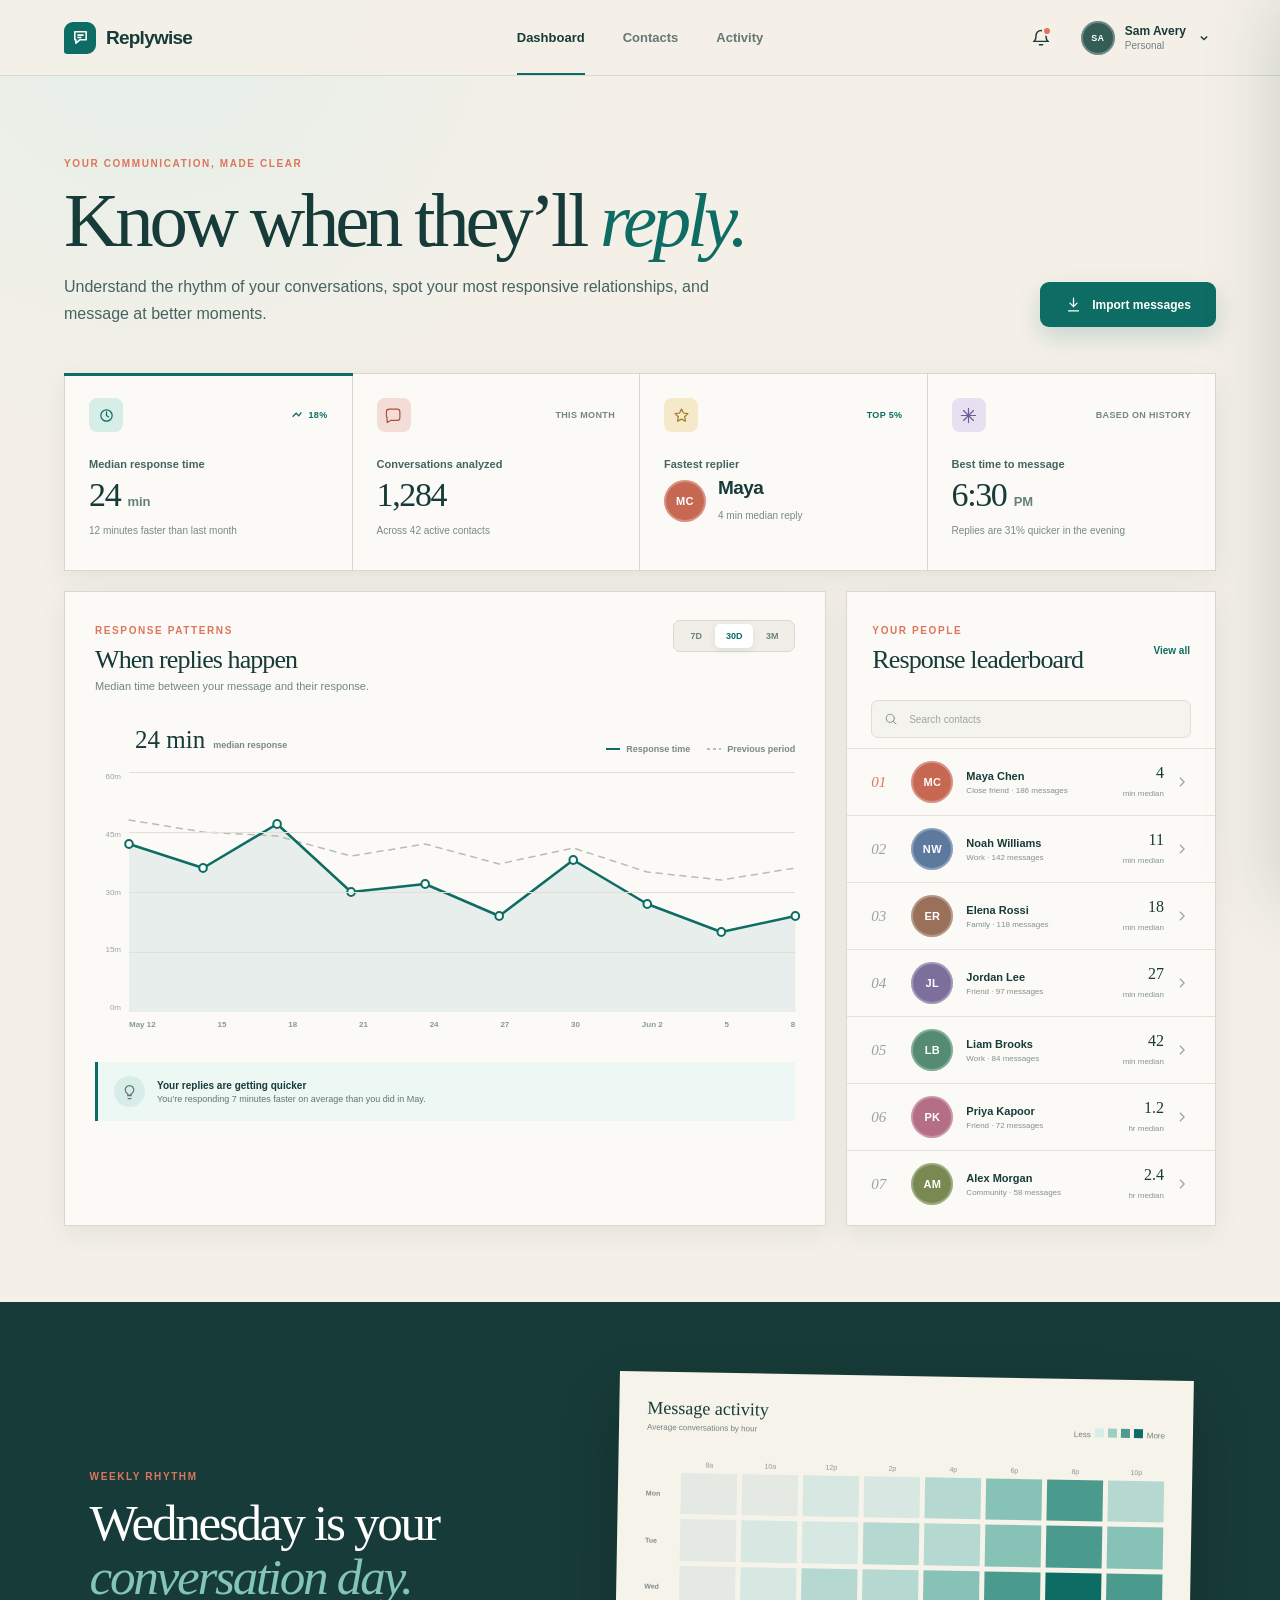
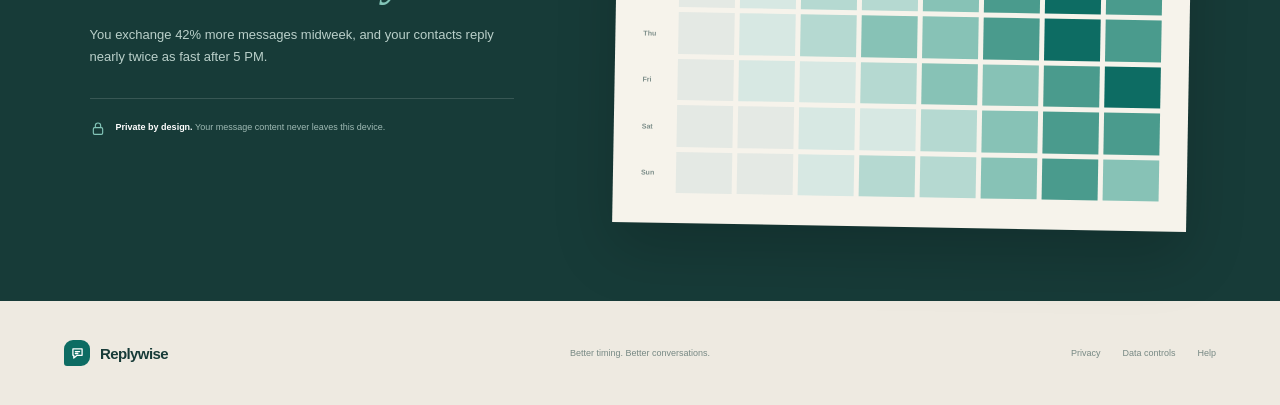
<file: index.html>
<!doctype html>
<html lang="en">
  <head>
    <meta charset="UTF-8" />
    <meta name="viewport" content="width=device-width, initial-scale=1.0" />
    <meta
      name="description"
      content="Replywise helps you understand how quickly the people you message get back to you."
    />
    <title>Replywise — Response time insights</title>
    <link rel="stylesheet" href="styles.css" />
    <script src="app.js" defer></script>
  </head>
  <body>
    <div class="page-shell">
      <header class="site-header">
        <a class="brand" href="#" aria-label="Replywise home">
          <span class="brand-mark" aria-hidden="true">
            <svg viewBox="0 0 24 24" role="img">
              <path d="M5.5 5.5h13v9h-7l-4.75 4v-4H5.5z" />
              <path d="M9 9.25h6M9 12h3.5" />
            </svg>
          </span>
          <span>Replywise</span>
        </a>

        <nav class="top-nav" aria-label="Primary navigation">
          <a class="active" href="#dashboard">Dashboard</a>
          <a href="#contacts">Contacts</a>
          <a href="#activity">Activity</a>
        </nav>

        <div class="header-actions">
          <button class="icon-button" type="button" aria-label="Notifications" id="notificationButton">
            <svg viewBox="0 0 24 24" aria-hidden="true">
              <path d="M18 9a6 6 0 0 0-12 0c0 7-3 7-3 7h18s-3 0-3-7" />
              <path d="M10 20h4" />
            </svg>
            <span class="notification-dot"></span>
          </button>
          <button class="profile-button" type="button" id="profileButton" aria-label="Open profile menu">
            <span class="avatar avatar-photo avatar-sam" aria-hidden="true">SA</span>
            <span class="profile-copy">
              <strong>Sam Avery</strong>
              <small>Personal</small>
            </span>
            <svg viewBox="0 0 20 20" aria-hidden="true">
              <path d="m6 8 4 4 4-4" />
            </svg>
          </button>
        </div>
      </header>

      <main id="dashboard">
        <section class="hero">
          <div class="eyebrow">YOUR COMMUNICATION, MADE CLEAR</div>
          <div class="hero-row">
            <div>
              <h1>Know when they’ll <em>reply.</em></h1>
              <p>
                Understand the rhythm of your conversations, spot your most responsive
                relationships, and message at better moments.
              </p>
            </div>
            <button class="primary-button" type="button" id="openImport">
              <svg viewBox="0 0 24 24" aria-hidden="true">
                <path d="M12 3v12M7 10l5 5 5-5M5 21h14" />
              </svg>
              Import messages
            </button>
          </div>
        </section>

        <section class="stats-grid" aria-label="Summary statistics">
          <article class="stat-card stat-card-featured">
            <div class="stat-topline">
              <span class="stat-icon">
                <svg viewBox="0 0 24 24" aria-hidden="true">
                  <circle cx="12" cy="12" r="8" />
                  <path d="M12 7v5l3 2" />
                </svg>
              </span>
              <span class="trend trend-good">
                <svg viewBox="0 0 16 16" aria-hidden="true"><path d="m3 10 4-4 3 3 3-4" /></svg>
                18%
              </span>
            </div>
            <p>Median response time</p>
            <h2 id="medianStat">24 <span>min</span></h2>
            <small>12 minutes faster than last month</small>
          </article>

          <article class="stat-card">
            <div class="stat-topline">
              <span class="stat-icon stat-icon-coral">
                <svg viewBox="0 0 24 24" aria-hidden="true">
                  <path d="M21 15a4 4 0 0 1-4 4H8l-5 3v-7a4 4 0 0 1-1-2.5V7a4 4 0 0 1 4-4h11a4 4 0 0 1 4 4z" />
                </svg>
              </span>
              <span class="trend">This month</span>
            </div>
            <p>Conversations analyzed</p>
            <h2 id="conversationStat">1,284</h2>
            <small>Across 42 active contacts</small>
          </article>

          <article class="stat-card">
            <div class="stat-topline">
              <span class="stat-icon stat-icon-gold">
                <svg viewBox="0 0 24 24" aria-hidden="true">
                  <path d="M12 3 9.25 8.5 3 9.4l4.5 4.4-1.06 6.2L12 17.1l5.56 2.9-1.06-6.2L21 9.4l-6.25-.9z" />
                </svg>
              </span>
              <span class="trend trend-good">Top 5%</span>
            </div>
            <p>Fastest replier</p>
            <div class="person-stat">
              <span class="avatar avatar-maya">MC</span>
              <div>
                <h2>Maya</h2>
                <small>4 min median reply</small>
              </div>
            </div>
          </article>

          <article class="stat-card">
            <div class="stat-topline">
              <span class="stat-icon stat-icon-lilac">
                <svg viewBox="0 0 24 24" aria-hidden="true">
                  <path d="M12 2v20M2 12h20" />
                  <path d="M5 5l14 14M19 5 5 19" />
                </svg>
              </span>
              <span class="trend">Based on history</span>
            </div>
            <p>Best time to message</p>
            <h2>6:30 <span>PM</span></h2>
            <small>Replies are 31% quicker in the evening</small>
          </article>
        </section>

        <section class="dashboard-grid">
          <article class="panel chart-panel" id="activity">
            <div class="panel-header">
              <div>
                <span class="section-kicker">RESPONSE PATTERNS</span>
                <h2>When replies happen</h2>
                <p>Median time between your message and their response.</p>
              </div>
              <div class="segmented-control" aria-label="Chart period" id="periodControl">
                <button type="button" data-period="7" aria-pressed="false">7D</button>
                <button class="active" type="button" data-period="30" aria-pressed="true">30D</button>
                <button type="button" data-period="90" aria-pressed="false">3M</button>
              </div>
            </div>

            <div class="chart-summary">
              <div>
                <strong id="chartMedian">24 min</strong>
                <span>median response</span>
              </div>
              <div class="legend">
                <span><i class="legend-mark legend-primary"></i> Response time</span>
                <span><i class="legend-mark legend-baseline"></i> Previous period</span>
              </div>
            </div>

            <div class="chart-wrap">
              <div class="y-axis" aria-hidden="true">
                <span>60m</span>
                <span>45m</span>
                <span>30m</span>
                <span>15m</span>
                <span>0m</span>
              </div>
              <div class="chart-plot" id="responseChart" role="img" aria-label="Response time by day">
                <div class="grid-line grid-1"></div>
                <div class="grid-line grid-2"></div>
                <div class="grid-line grid-3"></div>
                <div class="grid-line grid-4"></div>
                <svg class="line-chart" viewBox="0 0 700 240" preserveAspectRatio="none" aria-hidden="true">
                  <path class="area-path" id="areaPath" d="" />
                  <path class="baseline-path" id="baselinePath" d="" />
                  <path class="data-path" id="dataPath" d="" />
                  <g id="dataPoints"></g>
                </svg>
                <div class="chart-labels" id="chartLabels"></div>
                <div class="chart-tooltip" id="chartTooltip" hidden></div>
              </div>
            </div>

            <div class="insight-strip">
              <span class="insight-icon">
                <svg viewBox="0 0 24 24" aria-hidden="true">
                  <path d="M9 18h6M10 22h4M8.5 14.5A6 6 0 1 1 15.5 14.5C14.5 15.3 14 16.1 14 17h-4c0-.9-.5-1.7-1.5-2.5Z" />
                </svg>
              </span>
              <div>
                <strong>Your replies are getting quicker</strong>
                <span>You’re responding 7 minutes faster on average than you did in May.</span>
              </div>
            </div>
          </article>

          <article class="panel contacts-panel" id="contacts">
            <div class="panel-header contacts-heading">
              <div>
                <span class="section-kicker">YOUR PEOPLE</span>
                <h2>Response leaderboard</h2>
              </div>
              <button class="text-button" type="button" id="viewAllButton">View all</button>
            </div>

            <label class="search-box">
              <svg viewBox="0 0 24 24" aria-hidden="true">
                <circle cx="11" cy="11" r="7" />
                <path d="m16 16 5 5" />
              </svg>
              <span class="sr-only">Search contacts</span>
              <input id="contactSearch" type="search" placeholder="Search contacts" autocomplete="off" />
            </label>

            <div class="contact-list" id="contactList"></div>

            <div class="empty-state" id="emptyState" hidden>
              <svg viewBox="0 0 24 24" aria-hidden="true">
                <circle cx="11" cy="11" r="7" />
                <path d="m16 16 5 5" />
              </svg>
              <strong>No contacts found</strong>
              <span>Try a different name.</span>
            </div>
          </article>
        </section>

        <section class="rhythm-section">
          <div class="rhythm-copy">
            <span class="section-kicker">WEEKLY RHYTHM</span>
            <h2>Wednesday is your<br /><em>conversation day.</em></h2>
            <p>
              You exchange 42% more messages midweek, and your contacts reply nearly
              twice as fast after 5 PM.
            </p>
            <div class="privacy-note">
              <svg viewBox="0 0 24 24" aria-hidden="true">
                <rect x="5" y="10" width="14" height="10" rx="2" />
                <path d="M8 10V7a4 4 0 0 1 8 0v3" />
              </svg>
              <span><strong>Private by design.</strong> Your message content never leaves this device.</span>
            </div>
          </div>

          <div class="heatmap-card">
            <div class="heatmap-header">
              <div>
                <strong>Message activity</strong>
                <span>Average conversations by hour</span>
              </div>
              <div class="heatmap-key"><span>Less</span><i></i><i></i><i></i><i></i><span>More</span></div>
            </div>
            <div class="heatmap" id="heatmap" aria-label="Message activity heatmap"></div>
          </div>
        </section>
      </main>

      <footer>
        <a class="brand footer-brand" href="#">
          <span class="brand-mark" aria-hidden="true">
            <svg viewBox="0 0 24 24"><path d="M5.5 5.5h13v9h-7l-4.75 4v-4H5.5z" /><path d="M9 9.25h6M9 12h3.5" /></svg>
          </span>
          <span>Replywise</span>
        </a>
        <p>Better timing. Better conversations.</p>
        <div class="footer-links">
          <a href="#">Privacy</a>
          <a href="#">Data controls</a>
          <a href="#">Help</a>
        </div>
      </footer>
    </div>

    <div class="modal-backdrop" id="importModal" hidden>
      <section class="modal" role="dialog" aria-modal="true" aria-labelledby="importTitle">
        <button class="modal-close" type="button" id="closeImport" aria-label="Close">
          <svg viewBox="0 0 24 24" aria-hidden="true"><path d="m6 6 12 12M18 6 6 18" /></svg>
        </button>
        <span class="modal-icon">
          <svg viewBox="0 0 24 24" aria-hidden="true">
            <path d="M5.5 5.5h13v9h-7l-4.75 4v-4H5.5z" />
            <path d="M9 9.25h6M9 12h3.5" />
          </svg>
        </span>
        <span class="section-kicker">GET STARTED</span>
        <h2 id="importTitle">Bring in your messages</h2>
        <p>
          Choose an export from your messaging app. Replywise analyzes timestamps
          locally — never the content of your conversations.
        </p>
        <label class="drop-zone" id="dropZone">
          <input type="file" id="fileInput" accept=".zip,.json,.txt,.csv" />
          <svg viewBox="0 0 24 24" aria-hidden="true">
            <path d="M12 16V4M7 9l5-5 5 5M5 20h14" />
          </svg>
          <strong>Drop an export here</strong>
          <span>or click to choose a file</span>
          <small>ZIP, JSON, TXT or CSV · up to 100 MB</small>
        </label>
        <button class="demo-button" type="button" id="demoImport">Use demo data instead</button>
      </section>
    </div>

    <aside class="contact-drawer" id="contactDrawer" aria-hidden="true" inert>
      <button class="drawer-close" type="button" id="closeDrawer" aria-label="Close contact details">
        <svg viewBox="0 0 24 24" aria-hidden="true"><path d="m6 6 12 12M18 6 6 18" /></svg>
      </button>
      <div id="drawerContent"></div>
    </aside>

    <div class="toast" id="toast" role="status" aria-live="polite">
      <svg viewBox="0 0 24 24" aria-hidden="true"><path d="m5 12 4 4L19 6" /></svg>
      <span id="toastMessage">Demo data loaded.</span>
    </div>
  </body>
</html>
</file>
<file: styles.css>
:root {
  --ink: #173b38;
  --ink-soft: #45635f;
  --teal: #0d6c63;
  --teal-dark: #07564f;
  --mint: #d7eee8;
  --mint-light: #edf7f4;
  --paper: #f4f0e8;
  --panel: #fbfaf6;
  --line: #d9d7ce;
  --coral: #dd755d;
  --gold: #dfad4f;
  --lilac: #8f7fb2;
  --white: #ffffff;
  --shadow: 0 16px 50px rgba(23, 59, 56, 0.09);
  --shadow-small: 0 8px 24px rgba(23, 59, 56, 0.08);
}

* {
  box-sizing: border-box;
}

html {
  scroll-behavior: smooth;
}

body {
  margin: 0;
  color: var(--ink);
  background:
    radial-gradient(circle at 12% 0%, rgba(215, 238, 232, 0.55), transparent 28rem),
    var(--paper);
  font-family: Inter, ui-sans-serif, -apple-system, BlinkMacSystemFont, "Segoe UI", sans-serif;
  -webkit-font-smoothing: antialiased;
}

body.modal-open {
  overflow: hidden;
}

button,
input {
  font: inherit;
}

button,
a {
  -webkit-tap-highlight-color: transparent;
}

button {
  color: inherit;
}

a {
  color: inherit;
  text-decoration: none;
}

svg {
  display: block;
}

.sr-only {
  position: absolute;
  width: 1px;
  height: 1px;
  padding: 0;
  margin: -1px;
  overflow: hidden;
  clip: rect(0, 0, 0, 0);
  white-space: nowrap;
  border: 0;
}

.page-shell {
  width: min(1440px, 100%);
  margin: 0 auto;
  min-height: 100vh;
}

.site-header {
  height: 76px;
  display: grid;
  grid-template-columns: 1fr auto 1fr;
  align-items: center;
  padding: 0 clamp(24px, 5vw, 72px);
  border-bottom: 1px solid rgba(23, 59, 56, 0.12);
  background: rgba(244, 240, 232, 0.9);
  backdrop-filter: blur(18px);
  position: sticky;
  top: 0;
  z-index: 20;
}

.brand {
  display: inline-flex;
  align-items: center;
  gap: 10px;
  width: fit-content;
  font-size: 19px;
  font-weight: 800;
  letter-spacing: -0.04em;
}

.brand-mark {
  width: 32px;
  height: 32px;
  display: grid;
  place-items: center;
  color: var(--white);
  background: var(--teal);
  border-radius: 9px 9px 9px 3px;
}

.brand-mark svg {
  width: 21px;
  fill: none;
  stroke: currentColor;
  stroke-width: 1.8;
  stroke-linecap: round;
  stroke-linejoin: round;
}

.top-nav {
  display: flex;
  align-items: center;
  gap: 38px;
  height: 100%;
}

.top-nav a {
  height: 100%;
  display: flex;
  align-items: center;
  position: relative;
  color: #657874;
  font-size: 13px;
  font-weight: 700;
}

.top-nav a::after {
  content: "";
  position: absolute;
  height: 2px;
  left: 50%;
  right: 50%;
  bottom: 0;
  background: var(--teal);
  transition: left 180ms ease, right 180ms ease;
}

.top-nav a:hover,
.top-nav a.active {
  color: var(--ink);
}

.top-nav a.active::after,
.top-nav a:hover::after {
  left: 0;
  right: 0;
}

.header-actions {
  display: flex;
  align-items: center;
  justify-content: flex-end;
  gap: 18px;
}

.icon-button,
.profile-button,
.primary-button,
.text-button,
.segmented-control button,
.contact-row,
.modal-close,
.drawer-close,
.demo-button {
  border: 0;
  cursor: pointer;
}

.icon-button {
  width: 36px;
  height: 36px;
  display: grid;
  place-items: center;
  position: relative;
  background: transparent;
  border-radius: 50%;
}

.icon-button:hover {
  background: rgba(23, 59, 56, 0.07);
}

.icon-button svg {
  width: 20px;
  fill: none;
  stroke: currentColor;
  stroke-width: 1.7;
  stroke-linecap: round;
  stroke-linejoin: round;
}

.notification-dot {
  width: 6px;
  height: 6px;
  position: absolute;
  right: 7px;
  top: 6px;
  border: 2px solid var(--paper);
  border-radius: 50%;
  background: var(--coral);
  box-sizing: content-box;
}

.profile-button {
  display: flex;
  align-items: center;
  gap: 10px;
  padding: 4px;
  background: transparent;
  text-align: left;
}

.profile-button > svg {
  width: 16px;
  fill: none;
  stroke: currentColor;
  stroke-width: 1.8;
}

.profile-copy {
  display: grid;
  gap: 2px;
}

.profile-copy strong {
  font-size: 12px;
}

.profile-copy small {
  color: #71837f;
  font-size: 10px;
}

.avatar {
  width: 42px;
  height: 42px;
  flex: 0 0 auto;
  display: grid;
  place-items: center;
  border-radius: 50%;
  color: var(--white);
  font-size: 11px;
  font-weight: 800;
  letter-spacing: 0.03em;
  box-shadow: inset 0 0 0 2px rgba(255, 255, 255, 0.28);
}

.avatar-sam { background: #355d58; }
.avatar-maya { background: #c76853; }
.avatar-noah { background: #5d7a9e; }
.avatar-elena { background: #9a705b; }
.avatar-jordan { background: #7d6f9c; }
.avatar-liam { background: #558b73; }
.avatar-priya { background: #b46e86; }
.avatar-alex { background: #788a52; }
.avatar-photo {
  width: 34px;
  height: 34px;
  font-size: 9px;
}

main {
  padding: 0 clamp(24px, 5vw, 72px);
}

.hero {
  padding: 82px 0 46px;
}

.eyebrow,
.section-kicker {
  color: var(--coral);
  font-size: 10px;
  font-weight: 900;
  letter-spacing: 0.16em;
}

.hero-row {
  display: flex;
  align-items: flex-end;
  justify-content: space-between;
  gap: 48px;
}

.hero h1 {
  max-width: 760px;
  margin: 14px 0 16px;
  font-family: Georgia, "Times New Roman", serif;
  font-size: clamp(48px, 6vw, 82px);
  font-weight: 500;
  line-height: 0.98;
  letter-spacing: -0.055em;
}

.hero h1 em,
.rhythm-copy h2 em {
  color: var(--teal);
  font-weight: 500;
}

.hero p {
  max-width: 670px;
  margin: 0;
  color: var(--ink-soft);
  font-size: 16px;
  line-height: 1.65;
}

.primary-button {
  min-width: 176px;
  display: inline-flex;
  align-items: center;
  justify-content: center;
  gap: 10px;
  padding: 14px 18px;
  color: var(--white);
  background: var(--teal);
  border-radius: 9px;
  font-size: 12px;
  font-weight: 800;
  box-shadow: 0 10px 24px rgba(13, 108, 99, 0.2);
  transition: transform 160ms ease, background 160ms ease;
}

.primary-button:hover {
  background: var(--teal-dark);
  transform: translateY(-2px);
}

.primary-button svg {
  width: 17px;
  fill: none;
  stroke: currentColor;
  stroke-width: 1.8;
  stroke-linecap: round;
  stroke-linejoin: round;
}

.stats-grid {
  display: grid;
  grid-template-columns: repeat(4, minmax(0, 1fr));
  border: 1px solid var(--line);
  background: var(--panel);
  box-shadow: var(--shadow-small);
}

.stat-card {
  min-height: 196px;
  padding: 24px;
  border-right: 1px solid var(--line);
  position: relative;
}

.stat-card:last-child {
  border-right: 0;
}

.stat-card-featured::before {
  content: "";
  position: absolute;
  left: -1px;
  right: -1px;
  top: -1px;
  height: 3px;
  background: var(--teal);
}

.stat-topline {
  display: flex;
  align-items: center;
  justify-content: space-between;
  margin-bottom: 26px;
}

.stat-icon {
  width: 34px;
  height: 34px;
  display: grid;
  place-items: center;
  color: var(--teal);
  background: var(--mint);
  border-radius: 8px;
}

.stat-icon-coral {
  color: #aa513f;
  background: #f5ddd7;
}

.stat-icon-gold {
  color: #a57927;
  background: #f6e9c9;
}

.stat-icon-lilac {
  color: #6f5c99;
  background: #e7e0f1;
}

.stat-icon svg {
  width: 17px;
  fill: none;
  stroke: currentColor;
  stroke-width: 1.7;
  stroke-linecap: round;
  stroke-linejoin: round;
}

.trend {
  display: inline-flex;
  align-items: center;
  gap: 4px;
  color: #758782;
  font-size: 9px;
  font-weight: 800;
  letter-spacing: 0.04em;
  text-transform: uppercase;
}

.trend-good {
  color: var(--teal);
}

.trend svg {
  width: 14px;
  fill: none;
  stroke: currentColor;
  stroke-width: 1.5;
}

.stat-card > p {
  margin: 0 0 8px;
  color: var(--ink-soft);
  font-size: 11px;
  font-weight: 700;
}

.stat-card h2 {
  margin: 0 0 8px;
  font-family: Georgia, "Times New Roman", serif;
  font-size: 34px;
  font-weight: 500;
  line-height: 1;
  letter-spacing: -0.04em;
}

.stat-card h2 span {
  color: #66807b;
  font-family: Inter, ui-sans-serif, sans-serif;
  font-size: 13px;
  font-weight: 700;
  letter-spacing: 0;
}

.stat-card small {
  color: #788984;
  font-size: 10px;
}

.person-stat {
  display: flex;
  align-items: center;
  gap: 12px;
}

.person-stat h2 {
  font-family: Inter, ui-sans-serif, sans-serif;
  font-size: 19px;
  font-weight: 800;
  letter-spacing: -0.03em;
}

.dashboard-grid {
  display: grid;
  grid-template-columns: minmax(0, 1.65fr) minmax(330px, 0.8fr);
  gap: 20px;
  padding: 20px 0 76px;
}

.panel {
  background: var(--panel);
  border: 1px solid var(--line);
  box-shadow: var(--shadow-small);
}

.chart-panel {
  padding: 28px 30px 24px;
}

.panel-header {
  display: flex;
  align-items: flex-start;
  justify-content: space-between;
  gap: 20px;
}

.panel-header h2 {
  margin: 7px 0 5px;
  font-family: Georgia, "Times New Roman", serif;
  font-size: 26px;
  font-weight: 500;
  letter-spacing: -0.035em;
}

.panel-header p {
  margin: 0;
  color: #738580;
  font-size: 11px;
}

.segmented-control {
  display: inline-flex;
  padding: 3px;
  border: 1px solid var(--line);
  background: #f0eee7;
  border-radius: 7px;
}

.segmented-control button {
  min-width: 38px;
  padding: 7px 10px;
  color: #6f827d;
  background: transparent;
  border-radius: 5px;
  font-size: 9px;
  font-weight: 800;
}

.segmented-control button.active {
  color: var(--teal);
  background: var(--white);
  box-shadow: 0 2px 7px rgba(23, 59, 56, 0.09);
}

.chart-summary {
  display: flex;
  align-items: end;
  justify-content: space-between;
  margin: 34px 0 18px 40px;
}

.chart-summary > div:first-child {
  display: flex;
  align-items: baseline;
  gap: 8px;
}

.chart-summary strong {
  font-family: Georgia, "Times New Roman", serif;
  font-size: 25px;
  font-weight: 500;
}

.chart-summary span {
  color: #778984;
  font-size: 9px;
  font-weight: 700;
}

.legend {
  display: flex;
  align-items: center;
  gap: 17px;
}

.legend span {
  display: inline-flex;
  align-items: center;
  gap: 6px;
}

.legend-mark {
  width: 14px;
  height: 2px;
  background: var(--teal);
}

.legend-baseline {
  background: repeating-linear-gradient(90deg, #b8bdb7 0 3px, transparent 3px 6px);
}

.chart-wrap {
  display: grid;
  grid-template-columns: 34px 1fr;
  height: 280px;
}

.y-axis {
  display: flex;
  flex-direction: column;
  justify-content: space-between;
  height: 240px;
  padding: 0 8px 0 0;
  color: #9aa6a2;
  font-size: 8px;
  text-align: right;
}

.chart-plot {
  height: 100%;
  position: relative;
}

.grid-line {
  position: absolute;
  left: 0;
  right: 0;
  height: 1px;
  background: #e1dfd8;
}

.grid-1 { top: 0; }
.grid-2 { top: 60px; }
.grid-3 { top: 120px; }
.grid-4 { top: 180px; }

.line-chart {
  width: 100%;
  height: 240px;
  overflow: visible;
}

.area-path {
  fill: rgba(13, 108, 99, 0.08);
  stroke: none;
}

.data-path,
.baseline-path {
  fill: none;
  vector-effect: non-scaling-stroke;
  stroke-linecap: round;
  stroke-linejoin: round;
}

.data-path {
  stroke: var(--teal);
  stroke-width: 2.5;
}

.baseline-path {
  stroke: #b7bcb7;
  stroke-width: 1.5;
  stroke-dasharray: 6 6;
}

.data-point {
  fill: var(--panel);
  stroke: var(--teal);
  stroke-width: 2;
  vector-effect: non-scaling-stroke;
  cursor: pointer;
}

.data-point:hover {
  r: 6;
  fill: var(--teal);
}

.chart-labels {
  display: flex;
  justify-content: space-between;
  padding-top: 8px;
  color: #8a9995;
  font-size: 8px;
  font-weight: 700;
}

.chart-tooltip {
  position: absolute;
  z-index: 2;
  min-width: 92px;
  padding: 8px 10px;
  color: var(--white);
  background: var(--ink);
  border-radius: 6px;
  font-size: 9px;
  line-height: 1.45;
  pointer-events: none;
  transform: translate(-50%, -115%);
  box-shadow: var(--shadow-small);
}

.insight-strip {
  display: flex;
  align-items: center;
  gap: 12px;
  margin-top: 10px;
  padding: 14px 16px;
  border-left: 3px solid var(--teal);
  background: var(--mint-light);
}

.insight-icon {
  width: 31px;
  height: 31px;
  display: grid;
  place-items: center;
  flex: 0 0 auto;
  color: var(--teal);
  background: var(--mint);
  border-radius: 50%;
}

.insight-icon svg {
  width: 17px;
  fill: none;
  stroke: currentColor;
  stroke-width: 1.7;
  stroke-linecap: round;
  stroke-linejoin: round;
}

.insight-strip > div {
  display: grid;
  gap: 3px;
}

.insight-strip strong {
  font-size: 10px;
}

.insight-strip span {
  color: #607671;
  font-size: 9px;
}

.contacts-panel {
  padding: 28px 0 8px;
}

.contacts-heading {
  padding: 0 25px;
  align-items: center;
}

.text-button {
  padding: 6px 0;
  color: var(--teal);
  background: transparent;
  font-size: 10px;
  font-weight: 800;
}

.text-button:hover {
  color: var(--coral);
}

.search-box {
  height: 38px;
  display: flex;
  align-items: center;
  gap: 9px;
  margin: 20px 24px 10px;
  padding: 0 12px;
  border: 1px solid #deddd7;
  background: #f5f3ed;
  border-radius: 7px;
}

.search-box:focus-within {
  border-color: rgba(13, 108, 99, 0.55);
  box-shadow: 0 0 0 3px rgba(13, 108, 99, 0.08);
}

.search-box svg {
  width: 15px;
  fill: none;
  stroke: #82918d;
  stroke-width: 1.7;
  stroke-linecap: round;
}

.search-box input {
  width: 100%;
  border: 0;
  outline: 0;
  color: var(--ink);
  background: transparent;
  font-size: 10px;
}

.search-box input::placeholder {
  color: #9ba7a4;
}

.contact-list {
  display: grid;
}

.contact-row {
  width: 100%;
  display: grid;
  grid-template-columns: 29px 44px minmax(0, 1fr) auto 16px;
  align-items: center;
  gap: 11px;
  padding: 12px 24px;
  background: transparent;
  text-align: left;
  border-top: 1px solid #e3e1da;
  transition: background 150ms ease;
}

.contact-row:hover {
  background: var(--mint-light);
}

.contact-rank {
  color: #98a4a0;
  font-family: Georgia, "Times New Roman", serif;
  font-size: 15px;
  font-style: italic;
}

.contact-row:nth-child(1) .contact-rank {
  color: var(--coral);
}

.contact-meta {
  min-width: 0;
}

.contact-meta strong {
  display: block;
  overflow: hidden;
  font-size: 11px;
  text-overflow: ellipsis;
  white-space: nowrap;
}

.contact-meta span {
  display: block;
  margin-top: 4px;
  overflow: hidden;
  color: #82918d;
  font-size: 8px;
  text-overflow: ellipsis;
  white-space: nowrap;
}

.response-time {
  text-align: right;
}

.response-time strong {
  display: block;
  font-family: Georgia, "Times New Roman", serif;
  font-size: 16px;
  font-weight: 500;
}

.response-time span {
  color: #879692;
  font-size: 8px;
}

.contact-arrow {
  width: 14px;
  fill: none;
  stroke: #9ca8a5;
  stroke-width: 1.8;
  transition: transform 150ms ease;
}

.contact-row:hover .contact-arrow {
  transform: translateX(3px);
  stroke: var(--teal);
}

.empty-state {
  min-height: 300px;
  place-items: center;
  align-content: center;
  gap: 8px;
  color: #7d8d89;
  text-align: center;
}

.empty-state:not([hidden]) {
  display: grid;
}

.empty-state svg {
  width: 25px;
  fill: none;
  stroke: currentColor;
  stroke-width: 1.5;
}

.empty-state strong {
  color: var(--ink);
  font-size: 12px;
}

.empty-state span {
  font-size: 9px;
}

.rhythm-section {
  display: grid;
  grid-template-columns: 0.85fr 1.15fr;
  align-items: center;
  gap: clamp(50px, 8vw, 120px);
  margin: 0 calc(clamp(24px, 5vw, 72px) * -1);
  padding: 74px clamp(24px, 7vw, 100px);
  background: var(--ink);
  color: var(--white);
}

.rhythm-copy h2 {
  margin: 12px 0 20px;
  font-family: Georgia, "Times New Roman", serif;
  font-size: clamp(36px, 4vw, 54px);
  font-weight: 500;
  line-height: 1.05;
  letter-spacing: -0.045em;
}

.rhythm-copy h2 em {
  color: #83c5b8;
}

.rhythm-copy > p {
  margin: 0;
  color: #bad0ca;
  font-size: 13px;
  line-height: 1.7;
}

.privacy-note {
  display: flex;
  align-items: flex-start;
  gap: 10px;
  margin-top: 30px;
  padding-top: 22px;
  border-top: 1px solid rgba(255, 255, 255, 0.14);
  color: #9fbab4;
  font-size: 9px;
  line-height: 1.5;
}

.privacy-note strong {
  color: var(--white);
}

.privacy-note svg {
  width: 16px;
  flex: 0 0 auto;
  fill: none;
  stroke: #83c5b8;
  stroke-width: 1.7;
}

.heatmap-card {
  padding: 26px 28px 30px;
  color: var(--ink);
  background: #f6f3eb;
  box-shadow: 0 26px 60px rgba(0, 0, 0, 0.18);
  transform: rotate(1deg);
}

.heatmap-header {
  display: flex;
  align-items: flex-end;
  justify-content: space-between;
  gap: 20px;
  margin-bottom: 22px;
}

.heatmap-header strong,
.heatmap-header span {
  display: block;
}

.heatmap-header strong {
  font-family: Georgia, "Times New Roman", serif;
  font-size: 18px;
  font-weight: 500;
}

.heatmap-header > div > span {
  margin-top: 4px;
  color: #70837e;
  font-size: 8px;
}

.heatmap-key {
  display: flex;
  align-items: center;
  gap: 4px;
  color: #84938f;
  font-size: 7px;
}

.heatmap-key i {
  width: 9px;
  height: 9px;
  background: var(--mint);
}

.heatmap-key i:nth-of-type(2) { background: #9bcfc3; }
.heatmap-key i:nth-of-type(3) { background: #4d9c8f; }
.heatmap-key i:nth-of-type(4) { background: var(--teal); }

.heatmap {
  display: grid;
  grid-template-columns: 30px repeat(8, 1fr);
  gap: 5px;
}

.heatmap-label {
  display: grid;
  place-items: center start;
  color: #7c8d89;
  font-size: 7px;
  font-weight: 700;
}

.heatmap-hour {
  display: grid;
  place-items: end center;
  min-height: 14px;
  color: #899894;
  font-size: 7px;
}

.heatmap-cell {
  aspect-ratio: 1.35;
  min-height: 20px;
  background: #e4e9e4;
  transition: transform 130ms ease, outline 130ms ease;
}

.heatmap-cell:hover {
  transform: scale(1.1);
  outline: 2px solid var(--panel);
  z-index: 2;
}

.heat-1 { background: #d7e8e3; }
.heat-2 { background: #b5d9d1; }
.heat-3 { background: #87c2b6; }
.heat-4 { background: #4a9b8d; }
.heat-5 { background: var(--teal); }

footer {
  min-height: 104px;
  display: grid;
  grid-template-columns: 1fr auto 1fr;
  align-items: center;
  padding: 0 clamp(24px, 5vw, 72px);
  color: #778984;
  background: #eeeae1;
  font-size: 9px;
}

.footer-brand {
  color: var(--ink);
  font-size: 15px;
}

.footer-brand .brand-mark {
  width: 26px;
  height: 26px;
}

.footer-brand .brand-mark svg {
  width: 17px;
}

.footer-links {
  display: flex;
  justify-content: flex-end;
  gap: 22px;
}

.footer-links a:hover {
  color: var(--teal);
}

.modal-backdrop {
  position: fixed;
  inset: 0;
  z-index: 100;
  display: grid;
  place-items: center;
  padding: 20px;
  background: rgba(13, 36, 34, 0.68);
  backdrop-filter: blur(8px);
}

.modal-backdrop[hidden] {
  display: none;
}

.modal {
  width: min(470px, 100%);
  position: relative;
  padding: 40px;
  background: var(--panel);
  box-shadow: 0 30px 100px rgba(0, 0, 0, 0.3);
  animation: modal-in 180ms ease-out;
}

@keyframes modal-in {
  from { opacity: 0; transform: translateY(10px) scale(0.98); }
  to { opacity: 1; transform: translateY(0) scale(1); }
}

.modal-close,
.drawer-close {
  width: 36px;
  height: 36px;
  display: grid;
  place-items: center;
  background: transparent;
  border-radius: 50%;
}

.modal-close {
  position: absolute;
  right: 15px;
  top: 15px;
}

.modal-close:hover,
.drawer-close:hover {
  background: rgba(23, 59, 56, 0.08);
}

.modal-close svg,
.drawer-close svg {
  width: 18px;
  fill: none;
  stroke: currentColor;
  stroke-width: 1.8;
}

.modal-icon {
  width: 48px;
  height: 48px;
  display: grid;
  place-items: center;
  margin-bottom: 25px;
  color: var(--white);
  background: var(--teal);
  border-radius: 14px 14px 14px 4px;
}

.modal-icon svg {
  width: 30px;
  fill: none;
  stroke: currentColor;
  stroke-width: 1.6;
  stroke-linecap: round;
  stroke-linejoin: round;
}

.modal h2 {
  margin: 8px 0 12px;
  font-family: Georgia, "Times New Roman", serif;
  font-size: 34px;
  font-weight: 500;
  letter-spacing: -0.04em;
}

.modal > p {
  margin: 0 0 24px;
  color: #667b76;
  font-size: 12px;
  line-height: 1.65;
}

.drop-zone {
  min-height: 180px;
  display: grid;
  place-items: center;
  align-content: center;
  gap: 6px;
  padding: 24px;
  border: 1px dashed #98b8b1;
  background: var(--mint-light);
  cursor: pointer;
  text-align: center;
  transition: border 150ms ease, background 150ms ease;
}

.drop-zone:hover,
.drop-zone.dragging {
  border-color: var(--teal);
  background: #e0f1ed;
}

.drop-zone input {
  display: none;
}

.drop-zone svg {
  width: 26px;
  margin-bottom: 4px;
  fill: none;
  stroke: var(--teal);
  stroke-width: 1.7;
  stroke-linecap: round;
  stroke-linejoin: round;
}

.drop-zone strong {
  font-size: 12px;
}

.drop-zone span {
  color: var(--teal);
  font-size: 10px;
}

.drop-zone small {
  margin-top: 6px;
  color: #859691;
  font-size: 8px;
}

.demo-button {
  width: 100%;
  margin-top: 12px;
  padding: 12px;
  color: var(--teal);
  background: transparent;
  font-size: 10px;
  font-weight: 800;
}

.demo-button:hover {
  background: rgba(13, 108, 99, 0.06);
}

.contact-drawer {
  width: min(420px, 92vw);
  height: 100vh;
  position: fixed;
  right: 0;
  top: 0;
  z-index: 90;
  padding: 26px 30px;
  background: var(--panel);
  border-left: 1px solid var(--line);
  box-shadow: -24px 0 70px rgba(23, 59, 56, 0.18);
  transform: translateX(105%);
  transition: transform 220ms ease;
  overflow-y: auto;
}

.contact-drawer.open {
  transform: translateX(0);
}

.drawer-close {
  position: absolute;
  right: 20px;
  top: 20px;
}

.drawer-avatar {
  width: 70px;
  height: 70px;
  margin: 34px 0 18px;
  font-size: 16px;
}

.drawer-content h2 {
  margin: 0;
  font-family: Georgia, "Times New Roman", serif;
  font-size: 38px;
  font-weight: 500;
  letter-spacing: -0.045em;
}

.drawer-content > p {
  margin: 5px 0 30px;
  color: #788a85;
  font-size: 11px;
}

.drawer-highlight {
  margin-bottom: 28px;
  padding: 24px;
  color: var(--white);
  background: var(--teal);
}

.drawer-highlight span {
  display: block;
  margin-bottom: 6px;
  color: #b9ddd6;
  font-size: 9px;
  font-weight: 800;
  letter-spacing: 0.09em;
  text-transform: uppercase;
}

.drawer-highlight strong {
  display: block;
  font-family: Georgia, "Times New Roman", serif;
  font-size: 40px;
  font-weight: 500;
}

.drawer-highlight small {
  color: #c3e1dc;
  font-size: 9px;
}

.drawer-grid {
  display: grid;
  grid-template-columns: 1fr 1fr;
  border: 1px solid var(--line);
}

.drawer-stat {
  padding: 18px;
  border-right: 1px solid var(--line);
  border-bottom: 1px solid var(--line);
}

.drawer-stat:nth-child(2n) {
  border-right: 0;
}

.drawer-stat:nth-last-child(-n + 2) {
  border-bottom: 0;
}

.drawer-stat span {
  display: block;
  margin-bottom: 7px;
  color: #82938f;
  font-size: 8px;
  font-weight: 800;
  text-transform: uppercase;
}

.drawer-stat strong {
  font-family: Georgia, "Times New Roman", serif;
  font-size: 19px;
  font-weight: 500;
}

.drawer-insight {
  margin-top: 28px;
  padding: 18px;
  border-left: 3px solid var(--coral);
  background: #f5e9e4;
  color: #695b56;
  font-size: 10px;
  line-height: 1.6;
}

.drawer-insight strong {
  display: block;
  margin-bottom: 3px;
  color: var(--ink);
}

.toast {
  position: fixed;
  left: 50%;
  bottom: 28px;
  z-index: 110;
  display: flex;
  align-items: center;
  gap: 10px;
  padding: 12px 16px;
  color: var(--white);
  background: var(--ink);
  border-radius: 7px;
  font-size: 10px;
  font-weight: 700;
  box-shadow: var(--shadow);
  opacity: 0;
  pointer-events: none;
  transform: translate(-50%, 15px);
  transition: opacity 180ms ease, transform 180ms ease;
}

.toast.show {
  opacity: 1;
  transform: translate(-50%, 0);
}

.toast svg {
  width: 16px;
  fill: none;
  stroke: #90d0c4;
  stroke-width: 2;
}

@media (max-width: 1000px) {
  .site-header {
    grid-template-columns: 1fr auto;
  }

  .top-nav {
    display: none;
  }

  .stats-grid {
    grid-template-columns: 1fr 1fr;
  }

  .stat-card:nth-child(2) {
    border-right: 0;
  }

  .stat-card:nth-child(-n + 2) {
    border-bottom: 1px solid var(--line);
  }

  .dashboard-grid {
    grid-template-columns: 1fr;
  }

  .contact-list {
    grid-template-columns: 1fr 1fr;
  }

  .contact-row:nth-child(2) {
    border-top: 1px solid #e3e1da;
  }

  .contact-row {
    grid-template-columns: 24px 42px minmax(0, 1fr) auto 14px;
    border-right: 1px solid #e3e1da;
  }

  .contact-row:nth-child(2n) {
    border-right: 0;
  }

  .rhythm-section {
    grid-template-columns: 1fr;
  }

  .heatmap-card {
    transform: none;
  }
}

@media (max-width: 680px) {
  .site-header {
    height: 66px;
  }

  .profile-copy,
  .profile-button > svg {
    display: none;
  }

  .header-actions {
    gap: 6px;
  }

  .hero {
    padding-top: 54px;
  }

  .hero-row {
    display: block;
  }

  .hero h1 {
    font-size: 50px;
  }

  .hero p {
    font-size: 14px;
  }

  .primary-button {
    width: 100%;
    margin-top: 28px;
  }

  .stats-grid {
    grid-template-columns: 1fr;
  }

  .stat-card,
  .stat-card:nth-child(2) {
    border-right: 0;
    border-bottom: 1px solid var(--line);
  }

  .stat-card:last-child {
    border-bottom: 0;
  }

  .chart-panel {
    padding: 24px 18px 20px;
  }

  .panel-header {
    display: block;
  }

  .segmented-control {
    margin-top: 18px;
  }

  .chart-summary {
    margin-left: 34px;
  }

  .legend {
    display: none;
  }

  .contact-list {
    grid-template-columns: 1fr;
  }

  .contact-row {
    border-right: 0;
  }

  .rhythm-section {
    padding-top: 60px;
    padding-bottom: 60px;
  }

  .heatmap-card {
    padding: 20px 14px 22px;
  }

  .heatmap {
    grid-template-columns: 25px repeat(8, 1fr);
    gap: 3px;
  }

  .heatmap-cell {
    min-height: 14px;
  }

  .heatmap-key {
    display: none;
  }

  footer {
    display: flex;
    min-height: 160px;
    flex-direction: column;
    justify-content: center;
    gap: 16px;
    text-align: center;
  }

  .footer-links {
    justify-content: center;
  }

  .modal {
    padding: 32px 24px;
  }
}

@media (prefers-reduced-motion: reduce) {
  *,
  *::before,
  *::after {
    scroll-behavior: auto !important;
    animation-duration: 0.01ms !important;
    animation-iteration-count: 1 !important;
    transition-duration: 0.01ms !important;
  }
}
</file>
